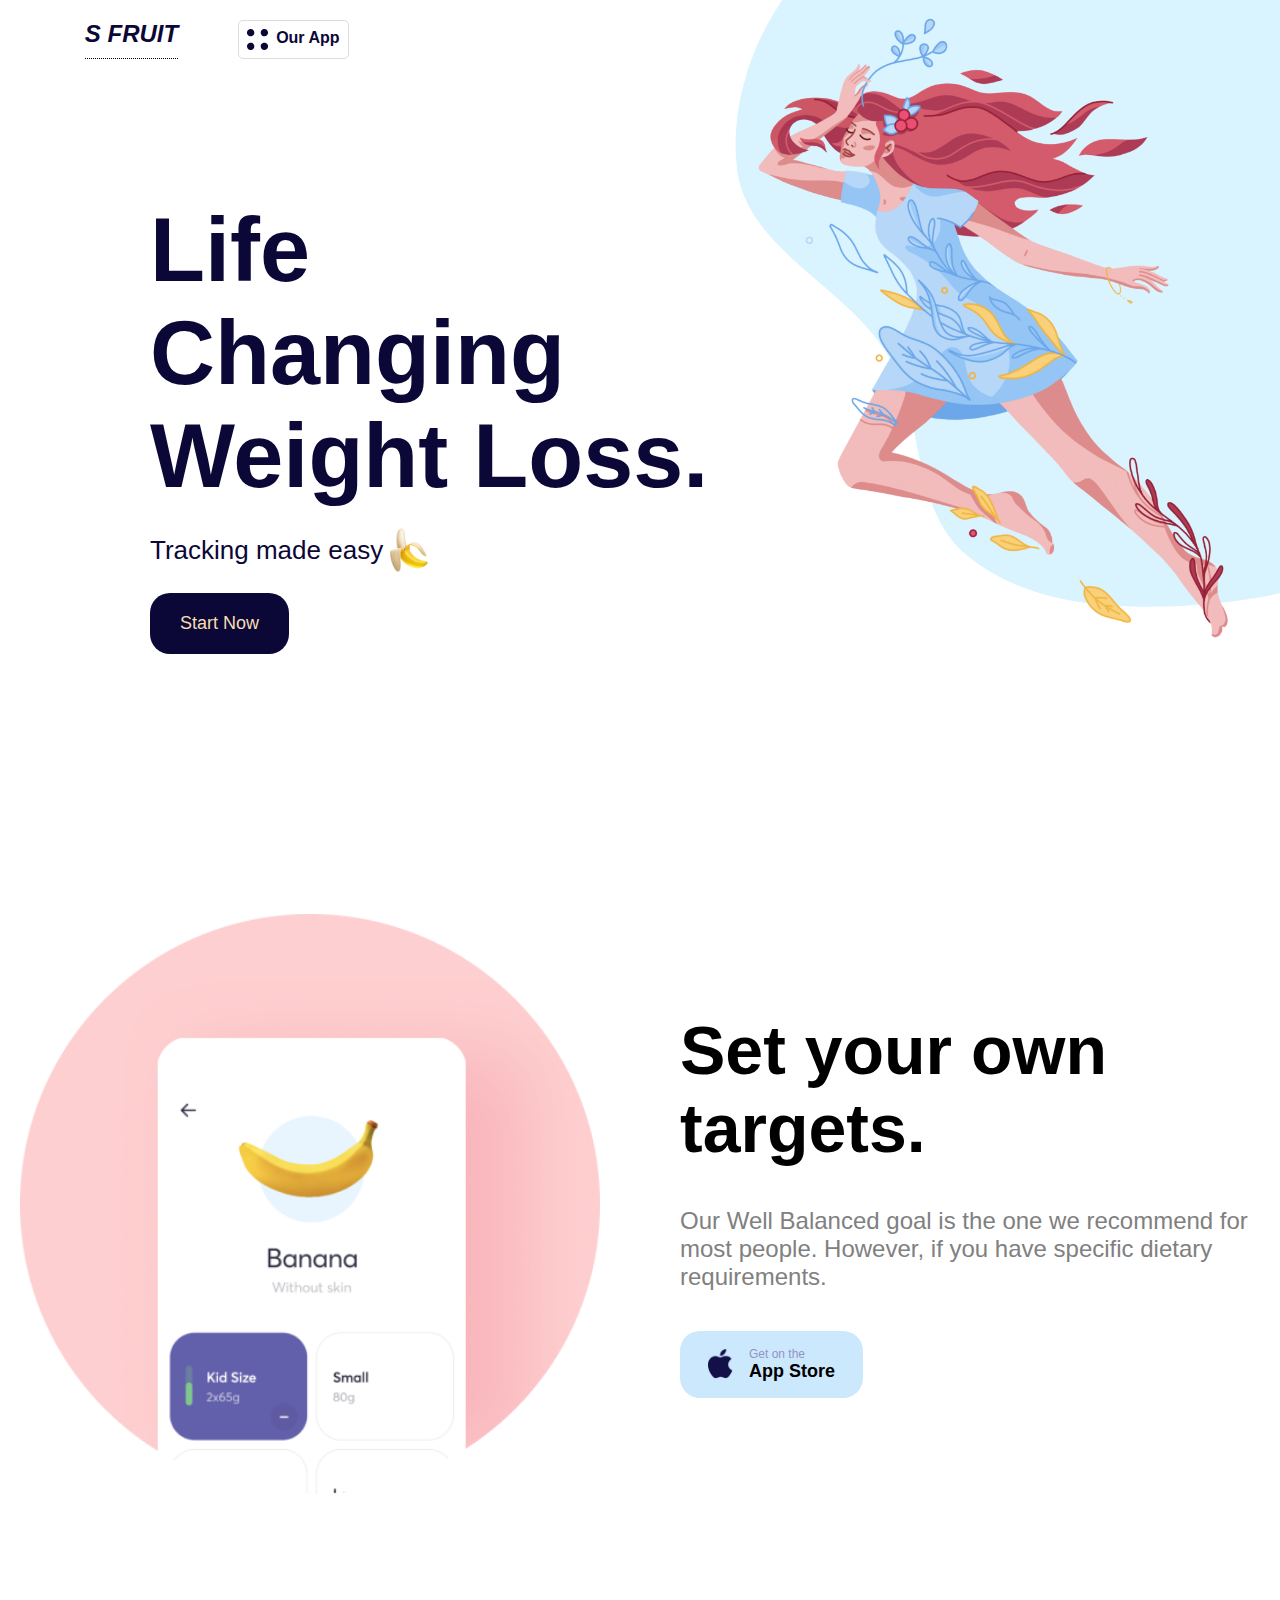
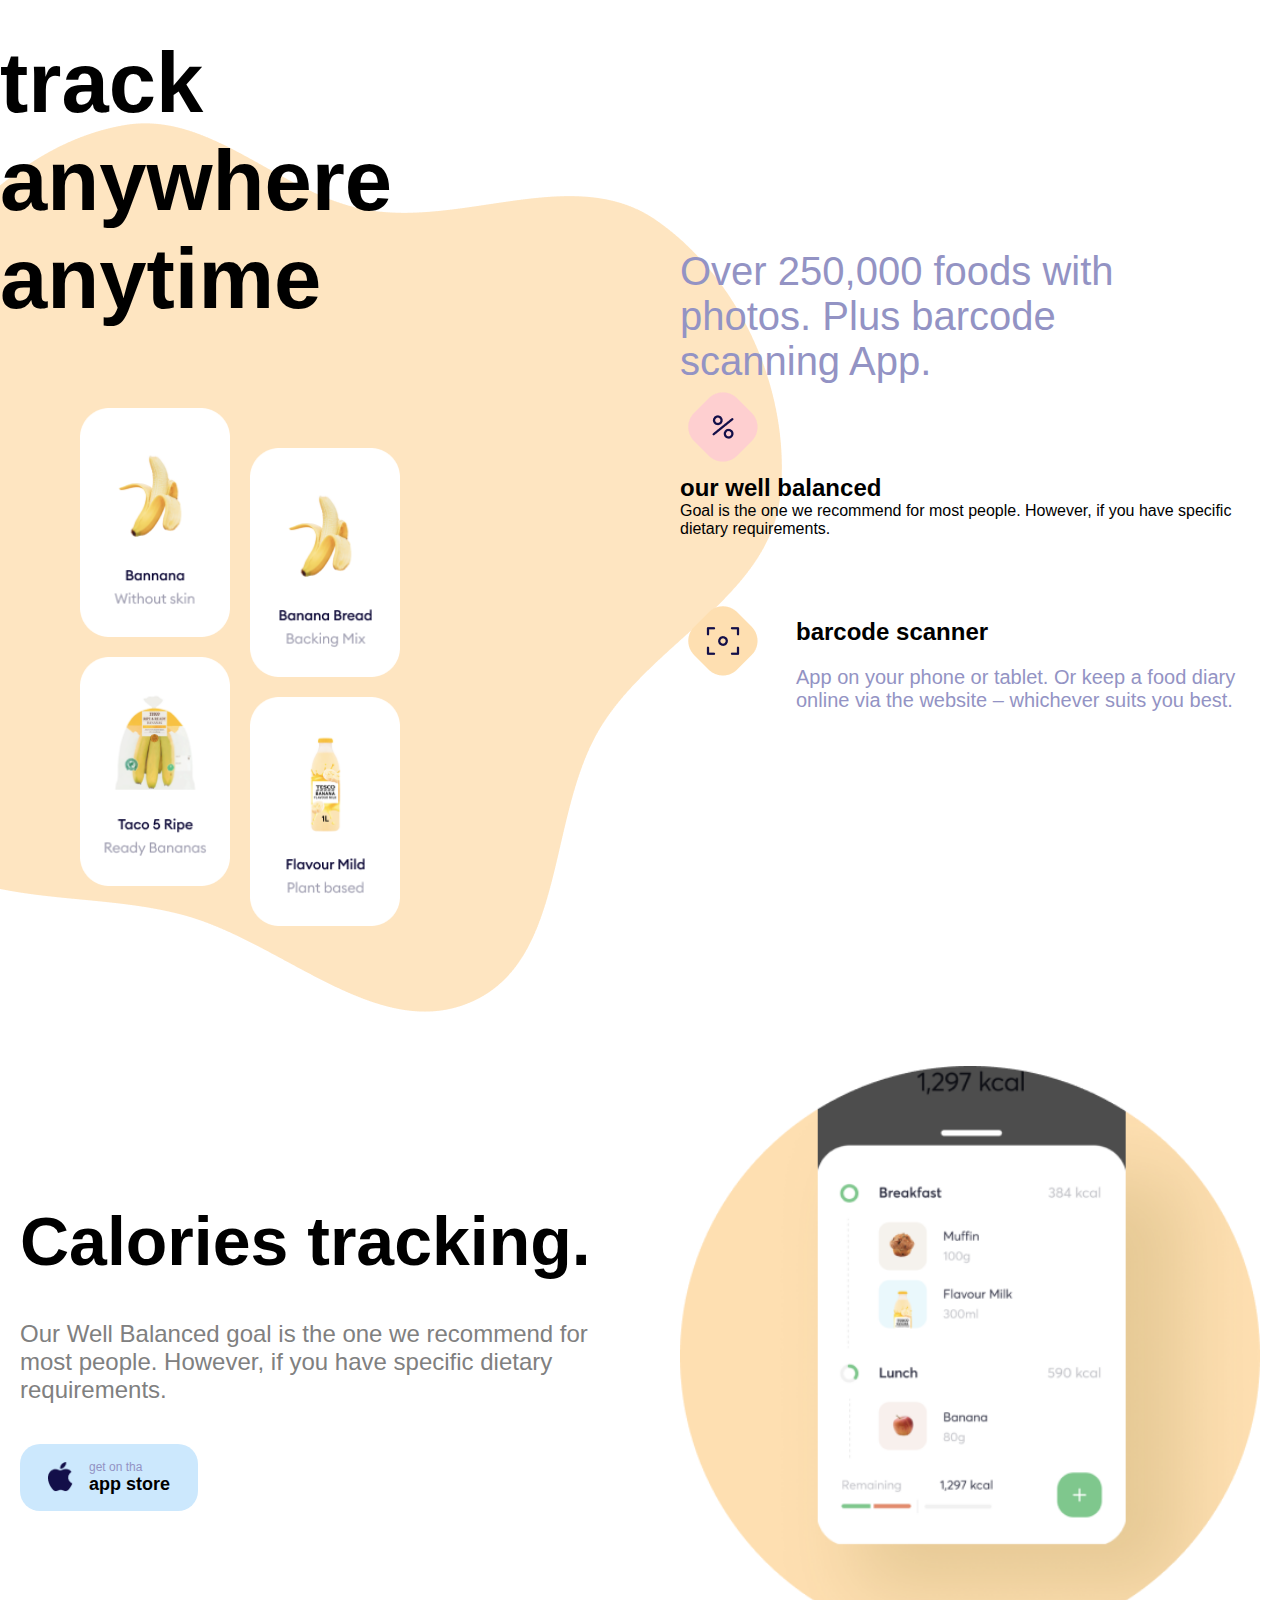
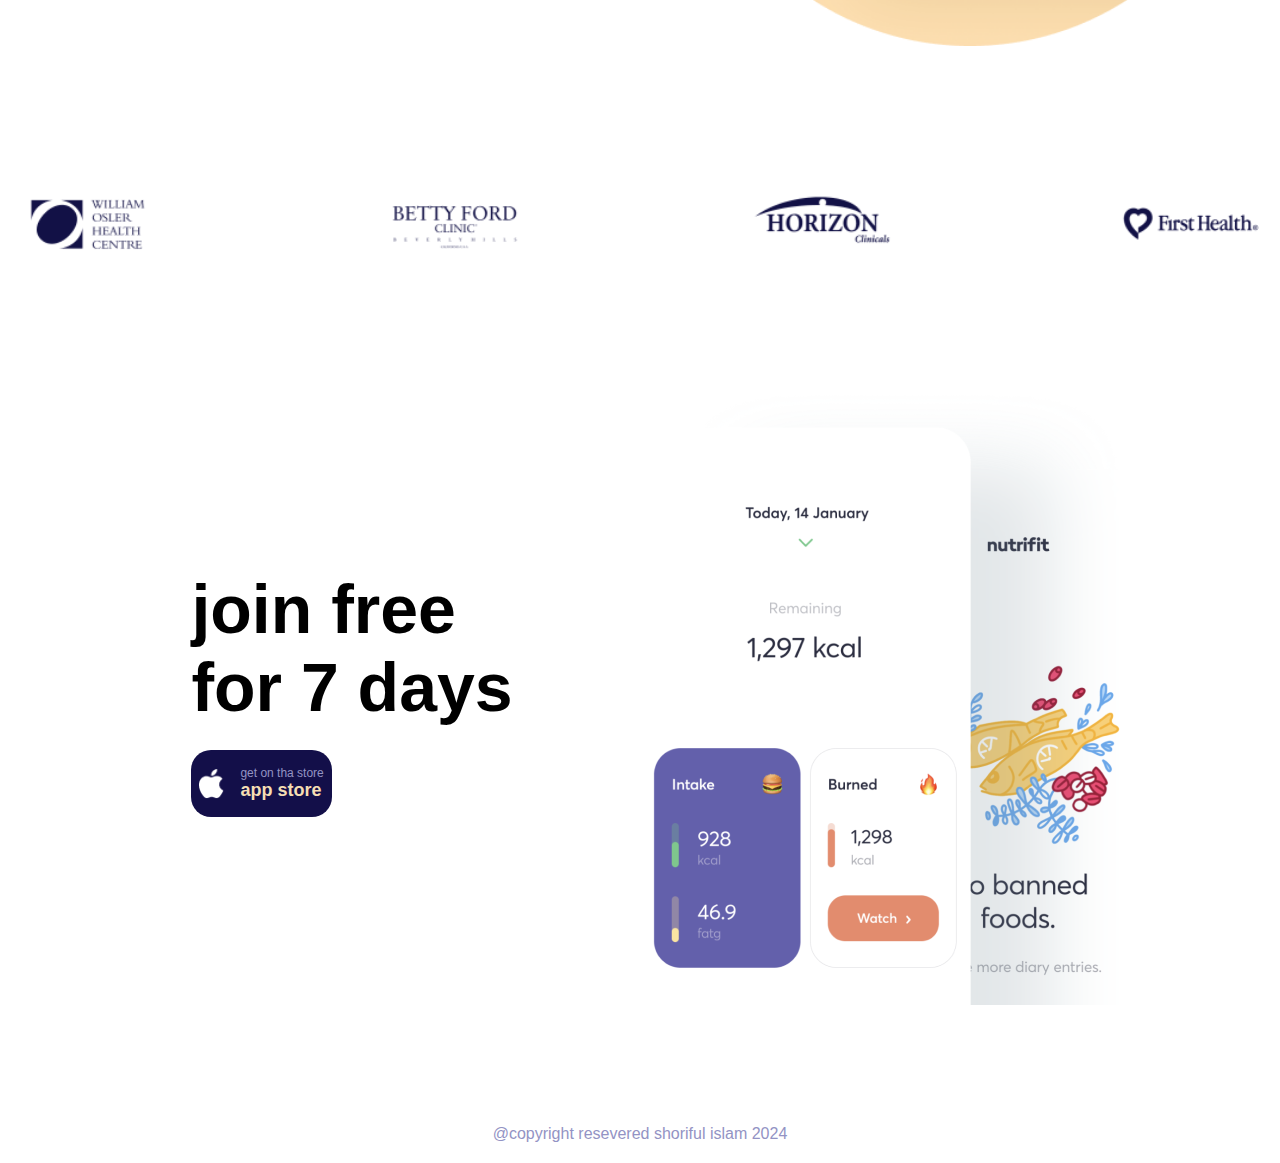
<file: index.html>
<!doctype html>
<html lang="en">
  <head>
    <title>nufruit-health care service  </title>
    <!-- Required meta tags -->
    <meta charset="utf-8">
    <meta name="viewport" content="width=device-width, initial-scale=1, shrink-to-fit=no">
    <link rel="stylesheet" href="style.css">
    <!-- Bootstrap CSS -->
   
  </head>
  <body>


   <!--this is nav bar section-->
   <nav class="nav">
    <h3>s  fruit</h3>
    <div>
        <img src="images/menu.png" alt="">
        Our App
    </div>
</nav>

<!--banner section-->
<img class="banner-image" src="images/image1.png" alt="">
<section class="banner-section container">
    <h1>Life <br>
    Changing <br>
    Weight Loss.
</h1>
<div>Tracking made easy <img src="images/banicon.png" alt=""></div>
<button>Start Now</button>
</section>


<!--THis is target section-->
<section class="target-section container between">
  <img src="images/target.png" alt="">
  <div class="details-section">
      <h2>Set your own targets.</h2>
      <p class="details">Our Well Balanced goal is the one we recommend for most people. However, if you have specific dietary requirements.</p>

      <div class="store-design">
          <img src="images/black-apple.png" alt="">
          <div>
              <p>Get on the</p>
              <h3>App Store</h3>
          </div>
      </div>
  </div>
</section>


<!-- track section -->

<section class="track-section">
  <img class="bg-track" src="images/bg 3.png" alt="">

  <section class="comtainer between">
    <div class="left-section">
      <h2>
        track <br>
        anywhere <br>
        anytime
      </h2>

      <div class="image-grid">
        <div>
          <img src="images/banana.png" alt="">
          <img src="images/taco.png" alt="">
        </div>

        <div>
          <img src="images/banana-bread.png" alt="">
          <img src="images/flavour-mild.png" alt="">
        </div>

      </div>
    </div>


       <div class="right-section">
        <h3>Over 250,000 foods with photos. Plus barcode scanning App.</h3>
        <div class="detsils-div">
          <img src="images/percent.png" alt="">
          <div>
            <h2>our well balanced</h2>
            <p>Goal is the one we recommend for most people. However, if you have specific dietary requirements.</p>
          </div>
        </div>


        <div class="details-div">
          <img src="images/camera.png" alt="">
          <div>
            <h2>barcode scanner</h2>
            <p>App on your phone or tablet. Or keep a food diary online via the website – whichever suits you best.</p>
          </div>
        </div>
       </div>
  </section>
</section>

<!-- calories section -->
<section class="target-section container between">
<div class="details-section">
  <h2>Calories tracking.</h2>
  <p class="details">Our Well Balanced goal is the one we recommend for most people. However, if you have specific dietary requirements.</p>
  <div class="store-design">
    <img src="images/black-apple.png" alt="">
    <div>
      <p>get on tha</p>
      <h3>app store</h3>
    </div>
  </div>
</div>
<img src="images/calories.png" alt="">
</section>
<section class="company container">
  <img src="images/companies.png" alt="">
</section>

<!-- join section -->
<section class="join">
  <div class="details">
    <h2>join free <br>
   for 7 days </h2>
   <div class="store-design">
    <img src="images/white-apple.png" alt="">
    <div>
      <p>get on tha store</p>
      <h3>app store</h3>
    </div>
   </div>
  </div>
  <img src="images/free-section.png" alt="">
</section>

<!-- copyright section -->
<section class="copyright">
  @copyright resevered shoriful islam 2024
</section>
  </body>
</html>
</file>
<file: style.css>
*{
    padding: 0px;
    margin: 0px;
    box-sizing: border-box;
}

body{
    font-family: Verdana, Geneva, Tahoma, sans-serif;
}
/* common css style strat */
.container{
    max-width: 1240px;
    margin: 0% auto;
}


.between{
    display: grid;
    gap: 5rem;
    grid-template-columns: repeat(2, minmax(0, 1fr));
    align-items: center;
}
/* common css style end */


.nav{
    max-width: 93%;
    margin: 0 auto;
    display: flex;
   gap: 60px;
    padding: 20px 40px;
    color: #0b0736;

    & h3{
        font-weight: bold;
        font-size: 24px;
        text-transform: uppercase;
        font-style: italic;
        border-bottom: 1px dotted black;
    }

    & div{
        border: 1px solid gainsboro;
        padding: 8px;
        display: flex;
        gap: 8px;
        font-weight: 600;
        border-radius: 5px;
      

    }
}

.banner-image{
    position: absolute;
    width: 50dvw;
    right: 0;
    top: 0;
    z-index: -155;
}

.banner-section{
    padding: 120px 0;
    margin-left: 150px;

    & h1{
        font-size: 90px;
        font-weight: 600;
        color: #0b0736;
        text-transform: capitalize;
    }

    & div{
        padding: 20px 0;
        display: flex;
        gap: 4px;
        color: #0b0736;
        align-items: center;
        justify-items: center;
        font-size: 26px;
    }


}

button{
    color: wheat;
    background-color: #0b0736;
    border-radius: 20px;
    font-size: 18px;
    font-weight: 500;
    padding: 20px 30px;
    border: none;
    cursor: pointer;
    transition-property: wigth height;
    transition-duration: 2s; 
 
    
}

button:hover{
    background-color:#00cec9;
    color: #ffeaa7;
     width: 139.03px;
    height: 61px; 
   
}

/* target-section */

.target-section{
    padding: 140px 0;
 
    & img{
        width: 100%;
        height: 100%;
        object-fit: cover;
    }

    .details-section{
        padding: 40px 0;

        & h2{
            font-size: 68px;
            font-weight: 550;
        }
    
        .details{
            padding: 40px 0px;
            color: grey;
            font-size: 24px;
            font-weight: 400;
            
        }

        .store-design{
            display: flex;
            align-items: center;
            gap: 16px;
            padding: 16px 28px;
            background-color: #cce8fd;
            border-radius: 20px;
            width: fit-content;

            & p{
                font-size: 12px;
                color: #9393c4;
            }

            & h3{
                font-size: 18px;
                font-weight: 600;
            }

            & img{
                width: 25px;
            }
            
        }
    }
    

}


/* track section style */
.track-section{
    position: relative;

   .bg-track{
    position: absolute;
    z-index: -1;
    left:0%;
    top: 10%;
   } 

   .left-section{
    & h2{
        font-size: 85px;
    }

    .image-grid{

        padding-top: 80px;
        padding-left: 80px;
        display: flex;
        gap: 20px;

        & div{
            width: 150px;
            display: flex;
            flex-direction: column;
            gap: 20px;
        }

        & div:nth-child(2){
            margin-top: 40px;
        }
    }
   }
}

.right-section{
    & h3{
        font-size: 40px;
        color: #9393c4;
        font-weight: 400;
        padding-right: 8rem;
    }

    .details-div{
        display: flex;
        align-items: start;
        gap: 30px;
        margin-top: 60px;

        & div{
            padding-top: 20px;

            & h2{
                font-size: 24px;
                font-size: 600;

            }

            & p{
                font-size: 20px;
                color: #9393c4;
                font-size: 400;
                padding-top: 20px;
                min-width: 200px;
            }
        }
    }
}

/* company */
.company{
    display: flex;
    align-items: center;
    justify-content: center;

    & img{
        width: 100%;
        height: 100%;
        object-fit: cover;
    }
}

/* join section */
.join{
    width: 90%;
    margin: 120px auto;
    background-color: #fff;
    display: grid;
    align-items: center;
    grid-template-columns: repeat(2,minmax(0,1fr));

    .details{
        display: flex;
        justify-content: center;
        margin: 0% auto;
        flex-direction: column;
        gap: 24px;
    }

    & h2{

        font-size: 68px;
    }

    .store-design{
        display: flex;
        align-items: center;
        gap: 16px;
        padding: 16px 8px;
        background-color: #130f49;
        border-radius: 20px;
        width: fit-content;

        & p{
          font-size: 12px;
          color:  #9393c4;
        }

        & h3{
            font-size: 18px;
            font-weight: 600;
            color: wheat;
        }

        & img{
            width: 25px;
        }
    }
}

.copyright{
    text-align: center;
    color: #9393c4;
    margin-bottom: 20px;
}

/* responsive fo mobail */

@media (max-device-width:767px) {
    .container{
        padding: 0px 16px;
    }

    .between{
        gap: 3rem;
        grid-template-columns: repeat(1, minmax(0, 1fr));
    }

    .banner-section{
        padding: 60px 16px;
        position: relative;
        right: 115px;

        & h1{
            font-size: 40px;
        }

        & div{
            padding: 16px 0px;
            font-size: 20px;
        }
    }


.tarck-section{
    .bg-track{
        left: 0px;
        top: 0px;
        width: 100%;
    }

    .left-section{
        & h2{
           font-size: 40px;
        }

        .image-grid{
            padding-top:40px;
            padding-left: 40px;
            gap: 16px;

            & div{
                width: 130px;
                gap: 16px;
            }
        }
    }
}

.right-section{
    & h3{
        font-size: 24px;
        padding-left: 0rem;
    }

    .details-div{
        gap: 16px;
        margin-top: 24px;

        & div{
            padding-top: 16px;
        }
    }
}

.company{
    margin-top: 50px;
}

.join{
    margin: 80px auto;
    border-radius: 24px;
    grid-template-columns: repeat(1, minmax(0, 1fr));

    .details{
        margin: 16px;
    }

    & h2{
        font-size: 40px;
    }

    .store-design{
        gap: 12px;
        padding: 12px 24px;
        border-radius: 14px;

        & h3{
            font-size: 16px;
        }

        & img{
            width: 20px;
        }
        
    }

 & img {
    width: 100%;
}
}

}
</file>
